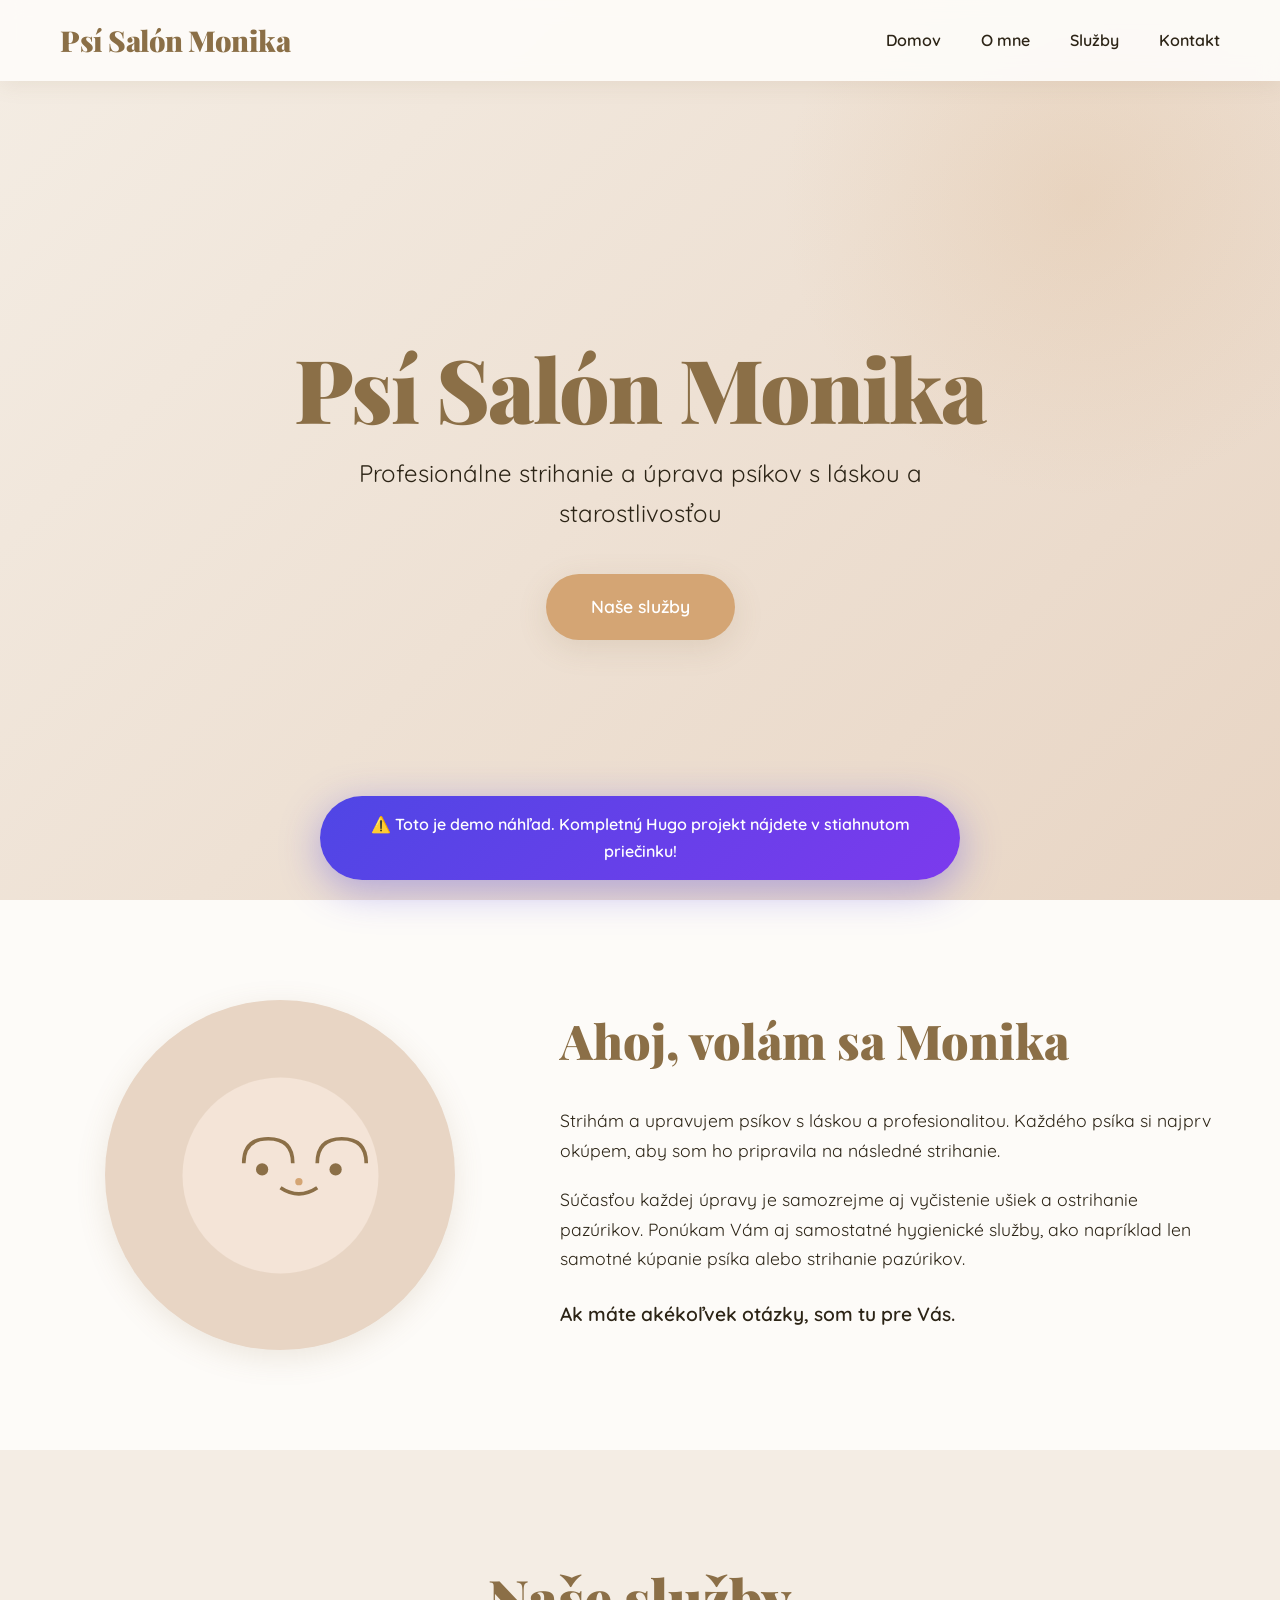
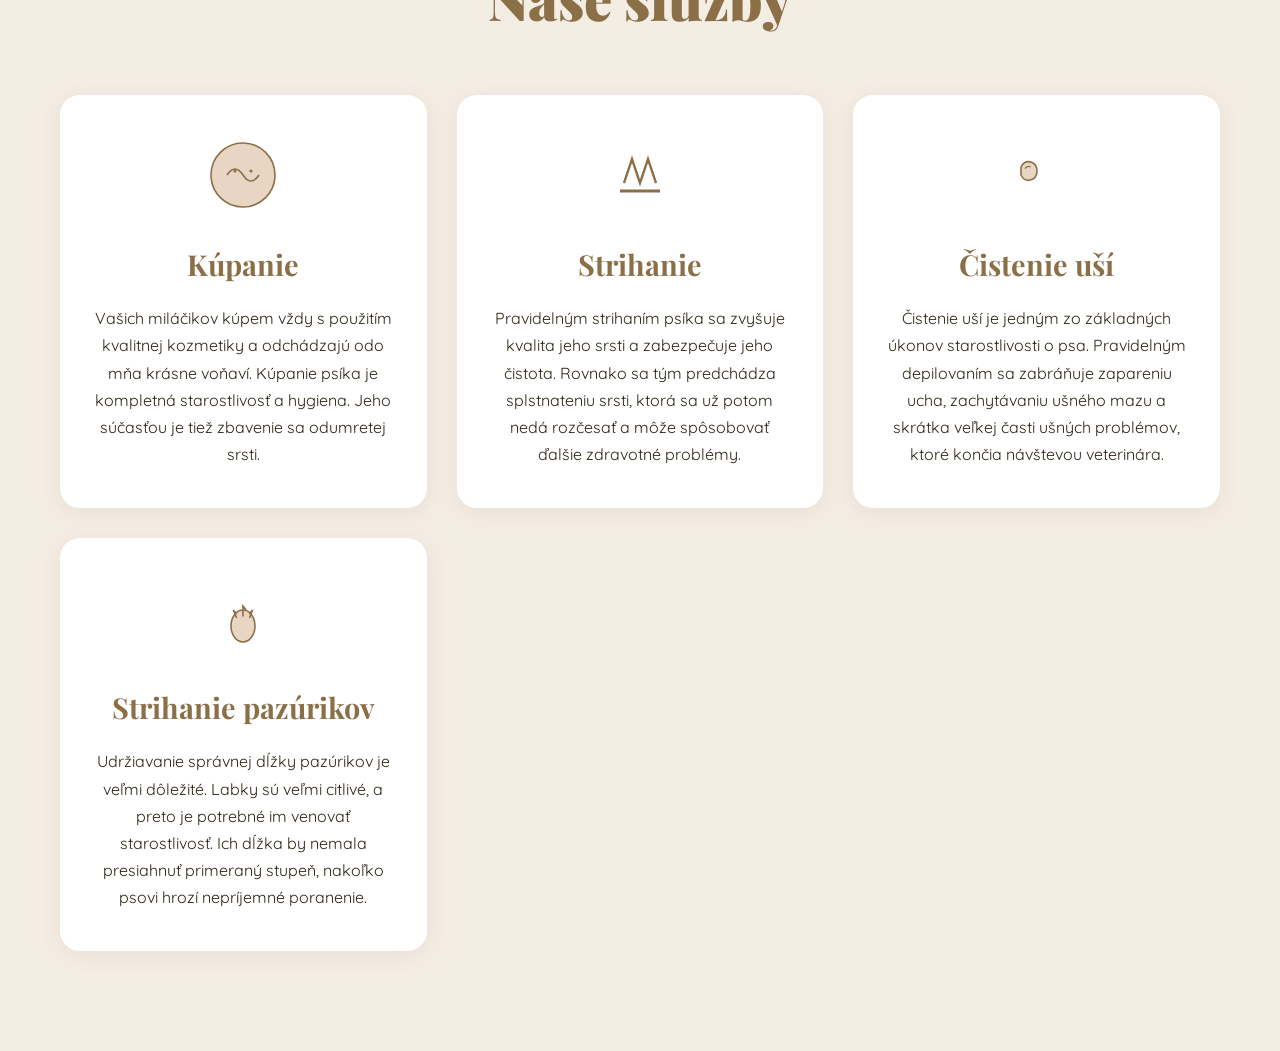
<file: demo-nahlad.html>
<!DOCTYPE html>
<html lang="sk">
<head>
    <meta charset="UTF-8">
    <meta name="viewport" content="width=device-width, initial-scale=1.0">
    <title>Psí Salón Monika - Demo náhľad</title>
    <link rel="preconnect" href="https://fonts.googleapis.com">
    <link rel="preconnect" href="https://fonts.gstatic.com" crossorigin>
    <link href="https://fonts.googleapis.com/css2?family=Playfair+Display:wght@400;700;900&family=Quicksand:wght@300;400;600&display=swap" rel="stylesheet">
    <style>
        :root {
            --primary-color: #d4a574;
            --secondary-color: #8b6f47;
            --accent-color: #e8d5c4;
            --text-dark: #2c2416;
            --text-light: #f9f6f3;
            --background-light: #fdfbf8;
            --background-cream: #f4ede4;
            --shadow-soft: 0 4px 20px rgba(139, 111, 71, 0.1);
            --shadow-medium: 0 8px 30px rgba(139, 111, 71, 0.15);
        }

        * {
            margin: 0;
            padding: 0;
            box-sizing: border-box;
        }

        html {
            scroll-behavior: smooth;
        }

        body {
            font-family: 'Quicksand', sans-serif;
            color: var(--text-dark);
            background-color: var(--background-light);
            line-height: 1.7;
            overflow-x: hidden;
        }

        .container {
            max-width: 1200px;
            margin: 0 auto;
            padding: 0 20px;
        }

        .main-nav {
            position: fixed;
            top: 0;
            left: 0;
            right: 0;
            background: rgba(253, 251, 248, 0.95);
            backdrop-filter: blur(10px);
            z-index: 1000;
            box-shadow: var(--shadow-soft);
            transition: all 0.3s ease;
        }

        .nav-container {
            max-width: 1200px;
            margin: 0 auto;
            padding: 1rem 20px;
            display: flex;
            justify-content: space-between;
            align-items: center;
        }

        .nav-logo a {
            font-family: 'Playfair Display', serif;
            font-size: 1.8rem;
            font-weight: 900;
            color: var(--secondary-color);
            text-decoration: none;
            letter-spacing: -0.5px;
        }

        .nav-menu {
            display: flex;
            list-style: none;
            gap: 2.5rem;
        }

        .nav-menu a {
            color: var(--text-dark);
            text-decoration: none;
            font-weight: 600;
            font-size: 1rem;
            position: relative;
            transition: color 0.3s ease;
        }

        .nav-menu a::after {
            content: '';
            position: absolute;
            bottom: -5px;
            left: 0;
            width: 0;
            height: 2px;
            background: var(--primary-color);
            transition: width 0.3s ease;
        }

        .nav-menu a:hover {
            color: var(--primary-color);
        }

        .nav-menu a:hover::after {
            width: 100%;
        }

        .mobile-menu-toggle {
            display: none;
            position: fixed;
            top: 20px;
            right: 20px;
            z-index: 1001;
            background: var(--primary-color);
            border: none;
            padding: 12px;
            border-radius: 8px;
            cursor: pointer;
            flex-direction: column;
            gap: 5px;
            box-shadow: var(--shadow-medium);
        }

        .mobile-menu-toggle span {
            display: block;
            width: 25px;
            height: 3px;
            background: white;
            border-radius: 2px;
            transition: all 0.3s ease;
        }

        @media (max-width: 768px) {
            .nav-menu {
                position: fixed;
                top: 0;
                right: -100%;
                width: 280px;
                height: 100vh;
                background: var(--background-light);
                flex-direction: column;
                padding: 80px 30px;
                gap: 1.5rem;
                box-shadow: -5px 0 20px rgba(0, 0, 0, 0.1);
                transition: right 0.4s ease;
            }

            .nav-menu.active {
                right: 0;
            }

            .mobile-menu-toggle {
                display: flex;
            }

            .mobile-menu-toggle.active span:nth-child(1) {
                transform: rotate(45deg) translate(8px, 8px);
            }

            .mobile-menu-toggle.active span:nth-child(2) {
                opacity: 0;
            }

            .mobile-menu-toggle.active span:nth-child(3) {
                transform: rotate(-45deg) translate(7px, -7px);
            }
        }

        .hero {
            min-height: 100vh;
            display: flex;
            align-items: center;
            justify-content: center;
            background: linear-gradient(135deg, var(--background-cream) 0%, var(--accent-color) 100%);
            position: relative;
            overflow: hidden;
            padding-top: 80px;
        }

        .hero-decoration {
            position: absolute;
            top: -100px;
            right: -100px;
            width: 600px;
            height: 600px;
            background: radial-gradient(circle, rgba(212, 165, 116, 0.2) 0%, transparent 70%);
            border-radius: 50%;
            animation: float 20s ease-in-out infinite;
        }

        @keyframes float {
            0%, 100% {
                transform: translate(0, 0) scale(1);
            }
            50% {
                transform: translate(-30px, 30px) scale(1.1);
            }
        }

        .hero-content {
            text-align: center;
            z-index: 1;
            animation: fadeInUp 1s ease;
        }

        @keyframes fadeInUp {
            from {
                opacity: 0;
                transform: translateY(30px);
            }
            to {
                opacity: 1;
                transform: translateY(0);
            }
        }

        .hero-title {
            font-family: 'Playfair Display', serif;
            font-size: clamp(3rem, 8vw, 5.5rem);
            font-weight: 900;
            color: var(--secondary-color);
            margin-bottom: 1rem;
            line-height: 1.1;
            letter-spacing: -2px;
        }

        .hero-subtitle {
            font-size: clamp(1.1rem, 2.5vw, 1.5rem);
            color: var(--text-dark);
            margin-bottom: 2.5rem;
            font-weight: 400;
            max-width: 600px;
            margin-left: auto;
            margin-right: auto;
        }

        .cta-button {
            display: inline-block;
            background: var(--primary-color);
            color: white;
            padding: 18px 45px;
            border-radius: 50px;
            text-decoration: none;
            font-weight: 600;
            font-size: 1.1rem;
            box-shadow: var(--shadow-medium);
            transition: all 0.3s ease;
        }

        .cta-button:hover {
            background: var(--secondary-color);
            transform: translateY(-3px);
            box-shadow: 0 12px 40px rgba(139, 111, 71, 0.25);
        }

        .about-section {
            padding: 100px 20px;
            background: var(--background-light);
        }

        .about-content {
            display: grid;
            grid-template-columns: 1fr 1.5fr;
            gap: 60px;
            align-items: center;
        }

        .image-placeholder {
            width: 100%;
            max-width: 350px;
            aspect-ratio: 1;
            background: var(--accent-color);
            border-radius: 50%;
            display: flex;
            align-items: center;
            justify-content: center;
            box-shadow: var(--shadow-medium);
            margin: 0 auto;
            animation: pulse 3s ease-in-out infinite;
        }

        @keyframes pulse {
            0%, 100% {
                transform: scale(1);
            }
            50% {
                transform: scale(1.05);
            }
        }

        .image-placeholder svg {
            width: 70%;
            height: 70%;
        }

        .about-text h2 {
            font-family: 'Playfair Display', serif;
            font-size: clamp(2rem, 4vw, 3rem);
            color: var(--secondary-color);
            margin-bottom: 1.5rem;
            font-weight: 900;
        }

        .about-text p {
            font-size: 1.1rem;
            margin-bottom: 1.2rem;
            color: var(--text-dark);
        }

        .about-highlight {
            font-weight: 600;
            color: var(--primary-color);
            font-size: 1.2rem !important;
            margin-top: 1.5rem !important;
        }

        .services-section {
            padding: 100px 20px;
            background: var(--background-cream);
        }

        .section-title {
            font-family: 'Playfair Display', serif;
            font-size: clamp(2.5rem, 5vw, 3.5rem);
            text-align: center;
            color: var(--secondary-color);
            margin-bottom: 3rem;
            font-weight: 900;
        }

        .services-grid {
            display: grid;
            grid-template-columns: repeat(auto-fit, minmax(280px, 1fr));
            gap: 30px;
            margin-top: 50px;
        }

        .service-card {
            background: white;
            padding: 40px 30px;
            border-radius: 20px;
            box-shadow: var(--shadow-soft);
            transition: all 0.4s ease;
            position: relative;
            overflow: hidden;
        }

        .service-card::before {
            content: '';
            position: absolute;
            top: 0;
            left: 0;
            width: 100%;
            height: 5px;
            background: linear-gradient(90deg, var(--primary-color), var(--secondary-color));
            transform: scaleX(0);
            transition: transform 0.4s ease;
        }

        .service-card:hover::before {
            transform: scaleX(1);
        }

        .service-card:hover {
            transform: translateY(-10px);
            box-shadow: var(--shadow-medium);
        }

        .service-icon {
            width: 80px;
            height: 80px;
            margin: 0 auto 25px;
        }

        .service-icon svg {
            width: 100%;
            height: 100%;
        }

        .service-card h3 {
            font-family: 'Playfair Display', serif;
            font-size: 1.8rem;
            color: var(--secondary-color);
            margin-bottom: 1rem;
            text-align: center;
            font-weight: 700;
        }

        .service-card p {
            text-align: center;
            color: var(--text-dark);
            line-height: 1.7;
        }

        .demo-notice {
            background: linear-gradient(135deg, #4f46e5 0%, #7c3aed 100%);
            color: white;
            padding: 15px 20px;
            text-align: center;
            position: fixed;
            bottom: 20px;
            left: 50%;
            transform: translateX(-50%);
            border-radius: 50px;
            box-shadow: 0 10px 40px rgba(79, 70, 229, 0.4);
            z-index: 10000;
            font-weight: 600;
            max-width: 90%;
        }

        @media (max-width: 768px) {
            .about-content {
                grid-template-columns: 1fr;
                gap: 40px;
            }

            .hero {
                min-height: 80vh;
            }

            .services-grid {
                grid-template-columns: 1fr;
            }

            .demo-notice {
                font-size: 0.9rem;
                padding: 12px 15px;
            }
        }

        .service-card:nth-child(1) { animation: fadeIn 0.6s ease 0.1s backwards; }
        .service-card:nth-child(2) { animation: fadeIn 0.6s ease 0.2s backwards; }
        .service-card:nth-child(3) { animation: fadeIn 0.6s ease 0.3s backwards; }
        .service-card:nth-child(4) { animation: fadeIn 0.6s ease 0.4s backwards; }

        @keyframes fadeIn {
            from {
                opacity: 0;
                transform: translateY(20px);
            }
            to {
                opacity: 1;
                transform: translateY(0);
            }
        }
    </style>
</head>
<body>
    <button class="mobile-menu-toggle" aria-label="Menu">
        <span></span>
        <span></span>
        <span></span>
    </button>

    <nav class="main-nav">
        <div class="nav-container">
            <div class="nav-logo">
                <a href="/">Psí Salón Monika</a>
            </div>
            <ul class="nav-menu">
                <li><a href="#home">Domov</a></li>
                <li><a href="#o-mne">O mne</a></li>
                <li><a href="#sluzby">Služby</a></li>
                <li><a href="#kontakt">Kontakt</a></li>
            </ul>
        </div>
    </nav>

    <section class="hero" id="home">
        <div class="hero-content">
            <h1 class="hero-title">Psí Salón Monika</h1>
            <p class="hero-subtitle">Profesionálne strihanie a úprava psíkov s láskou a starostlivosťou</p>
            <a href="#sluzby" class="cta-button">Naše služby</a>
        </div>
        <div class="hero-decoration"></div>
    </section>

    <section id="o-mne" class="about-section">
        <div class="container">
            <div class="about-content">
                <div class="about-image">
                    <div class="image-placeholder">
                        <svg viewBox="0 0 200 200" xmlns="http://www.w3.org/2000/svg">
                            <circle cx="100" cy="100" r="80" fill="#f4e4d7"/>
                            <path d="M70,90 Q70,70 90,70 T110,90" stroke="#8b6f47" stroke-width="3" fill="none"/>
                            <path d="M130,90 Q130,70 150,70 T170,90" stroke="#8b6f47" stroke-width="3" fill="none"/>
                            <circle cx="85" cy="95" r="5" fill="#8b6f47"/>
                            <circle cx="145" cy="95" r="5" fill="#8b6f47"/>
                            <path d="M100,110 Q115,120 130,110" stroke="#8b6f47" stroke-width="3" fill="none"/>
                            <circle cx="115" cy="105" r="3" fill="#d4a574"/>
                        </svg>
                    </div>
                </div>
                <div class="about-text">
                    <h2>Ahoj, volám sa Monika</h2>
                    <p>Strihám a upravujem psíkov s láskou a profesionalitou. Každého psíka si najprv okúpem, aby som ho pripravila na následné strihanie.</p>
                    <p>Súčasťou každej úpravy je samozrejme aj vyčistenie ušiek a ostrihanie pazúrikov. Ponúkam Vám aj samostatné hygienické služby, ako napríklad len samotné kúpanie psíka alebo strihanie pazúrikov.</p>
                    <p class="about-highlight">Ak máte akékoľvek otázky, som tu pre Vás.</p>
                </div>
            </div>
        </div>
    </section>

    <section id="sluzby" class="services-section">
        <div class="container">
            <h2 class="section-title">Naše služby</h2>
            <div class="services-grid">
                <div class="service-card">
                    <div class="service-icon">
                        <svg viewBox="0 0 100 100" xmlns="http://www.w3.org/2000/svg">
                            <circle cx="50" cy="50" r="40" fill="#e8d5c4" stroke="#8b6f47" stroke-width="2"/>
                            <path d="M30,50 Q40,35 50,50 T70,50" stroke="#8b6f47" stroke-width="2" fill="none"/>
                            <circle cx="40" cy="45" r="2" fill="#8b6f47"/>
                            <circle cx="60" cy="45" r="2" fill="#8b6f47"/>
                        </svg>
                    </div>
                    <h3>Kúpanie</h3>
                    <p>Vašich miláčikov kúpem vždy s použitím kvalitnej kozmetiky a odchádzajú odo mňa krásne voňaví. Kúpanie psíka je kompletná starostlivosť a hygiena. Jeho súčasťou je tiež zbavenie sa odumretej srsti.</p>
                </div>

                <div class="service-card">
                    <div class="service-icon">
                        <svg viewBox="0 0 100 100" xmlns="http://www.w3.org/2000/svg">
                            <path d="M30,60 L40,30 L50,60 L60,30 L70,60" stroke="#8b6f47" stroke-width="3" fill="none"/>
                            <line x1="25" y1="70" x2="75" y2="70" stroke="#8b6f47" stroke-width="4"/>
                        </svg>
                    </div>
                    <h3>Strihanie</h3>
                    <p>Pravidelným strihaním psíka sa zvyšuje kvalita jeho srsti a zabezpečuje jeho čistota. Rovnako sa tým predchádza splstnateniu srsti, ktorá sa už potom nedá rozčesať a môže spôsobovať ďalšie zdravotné problémy.</p>
                </div>

                <div class="service-card">
                    <div class="service-icon">
                        <svg viewBox="0 0 100 100" xmlns="http://www.w3.org/2000/svg">
                            <path d="M30,40 Q35,30 45,35 Q50,38 50,45 Q50,52 45,55 Q35,60 30,50 Z" fill="#e8d5c4" stroke="#8b6f47" stroke-width="2"/>
                            <path d="M35,42 Q38,38 42,40" stroke="#8b6f47" stroke-width="1.5" fill="none"/>
                        </svg>
                    </div>
                    <h3>Čistenie uší</h3>
                    <p>Čistenie uší je jedným zo základných úkonov starostlivosti o psa. Pravidelným depilovaním sa zabráňuje zapareniu ucha, zachytávaniu ušného mazu a skrátka veľkej časti ušných problémov, ktoré končia návštevou veterinára.</p>
                </div>

                <div class="service-card">
                    <div class="service-icon">
                        <svg viewBox="0 0 100 100" xmlns="http://www.w3.org/2000/svg">
                            <ellipse cx="50" cy="60" rx="15" ry="20" fill="#e8d5c4" stroke="#8b6f47" stroke-width="2"/>
                            <path d="M42,50 L38,40 L42,45" stroke="#8b6f47" stroke-width="2" fill="none"/>
                            <path d="M50,48 L50,35 L54,40" stroke="#8b6f47" stroke-width="2" fill="none"/>
                            <path d="M58,50 L62,40 L58,45" stroke="#8b6f47" stroke-width="2" fill="none"/>
                        </svg>
                    </div>
                    <h3>Strihanie pazúrikov</h3>
                    <p>Udržiavanie správnej dĺžky pazúrikov je veľmi dôležité. Labky sú veľmi citlivé, a preto je potrebné im venovať starostlivosť. Ich dĺžka by nemala presiahnuť primeraný stupeň, nakoľko psovi hrozí nepríjemné poranenie.</p>
                </div>
            </div>
        </div>
    </section>

    <div class="demo-notice">
        ⚠️ Toto je demo náhľad. Kompletný Hugo projekt nájdete v stiahnutom priečinku!
    </div>

    <script>
        const menuToggle = document.querySelector('.mobile-menu-toggle');
        const navMenu = document.querySelector('.nav-menu');

        menuToggle.addEventListener('click', function() {
            this.classList.toggle('active');
            navMenu.classList.toggle('active');
            document.body.style.overflow = navMenu.classList.contains('active') ? 'hidden' : '';
        });

        const menuLinks = document.querySelectorAll('.nav-menu a');
        menuLinks.forEach(link => {
            link.addEventListener('click', function() {
                menuToggle.classList.remove('active');
                navMenu.classList.remove('active');
                document.body.style.overflow = '';
            });
        });

        document.querySelectorAll('a[href^="#"]').forEach(anchor => {
            anchor.addEventListener('click', function(e) {
                e.preventDefault();
                const target = document.querySelector(this.getAttribute('href'));
                if (target) {
                    const navHeight = document.querySelector('.main-nav').offsetHeight;
                    const targetPosition = target.offsetTop - navHeight;
                    window.scrollTo({
                        top: targetPosition,
                        behavior: 'smooth'
                    });
                }
            });
        });
    </script>
</body>
</html>
</file>
